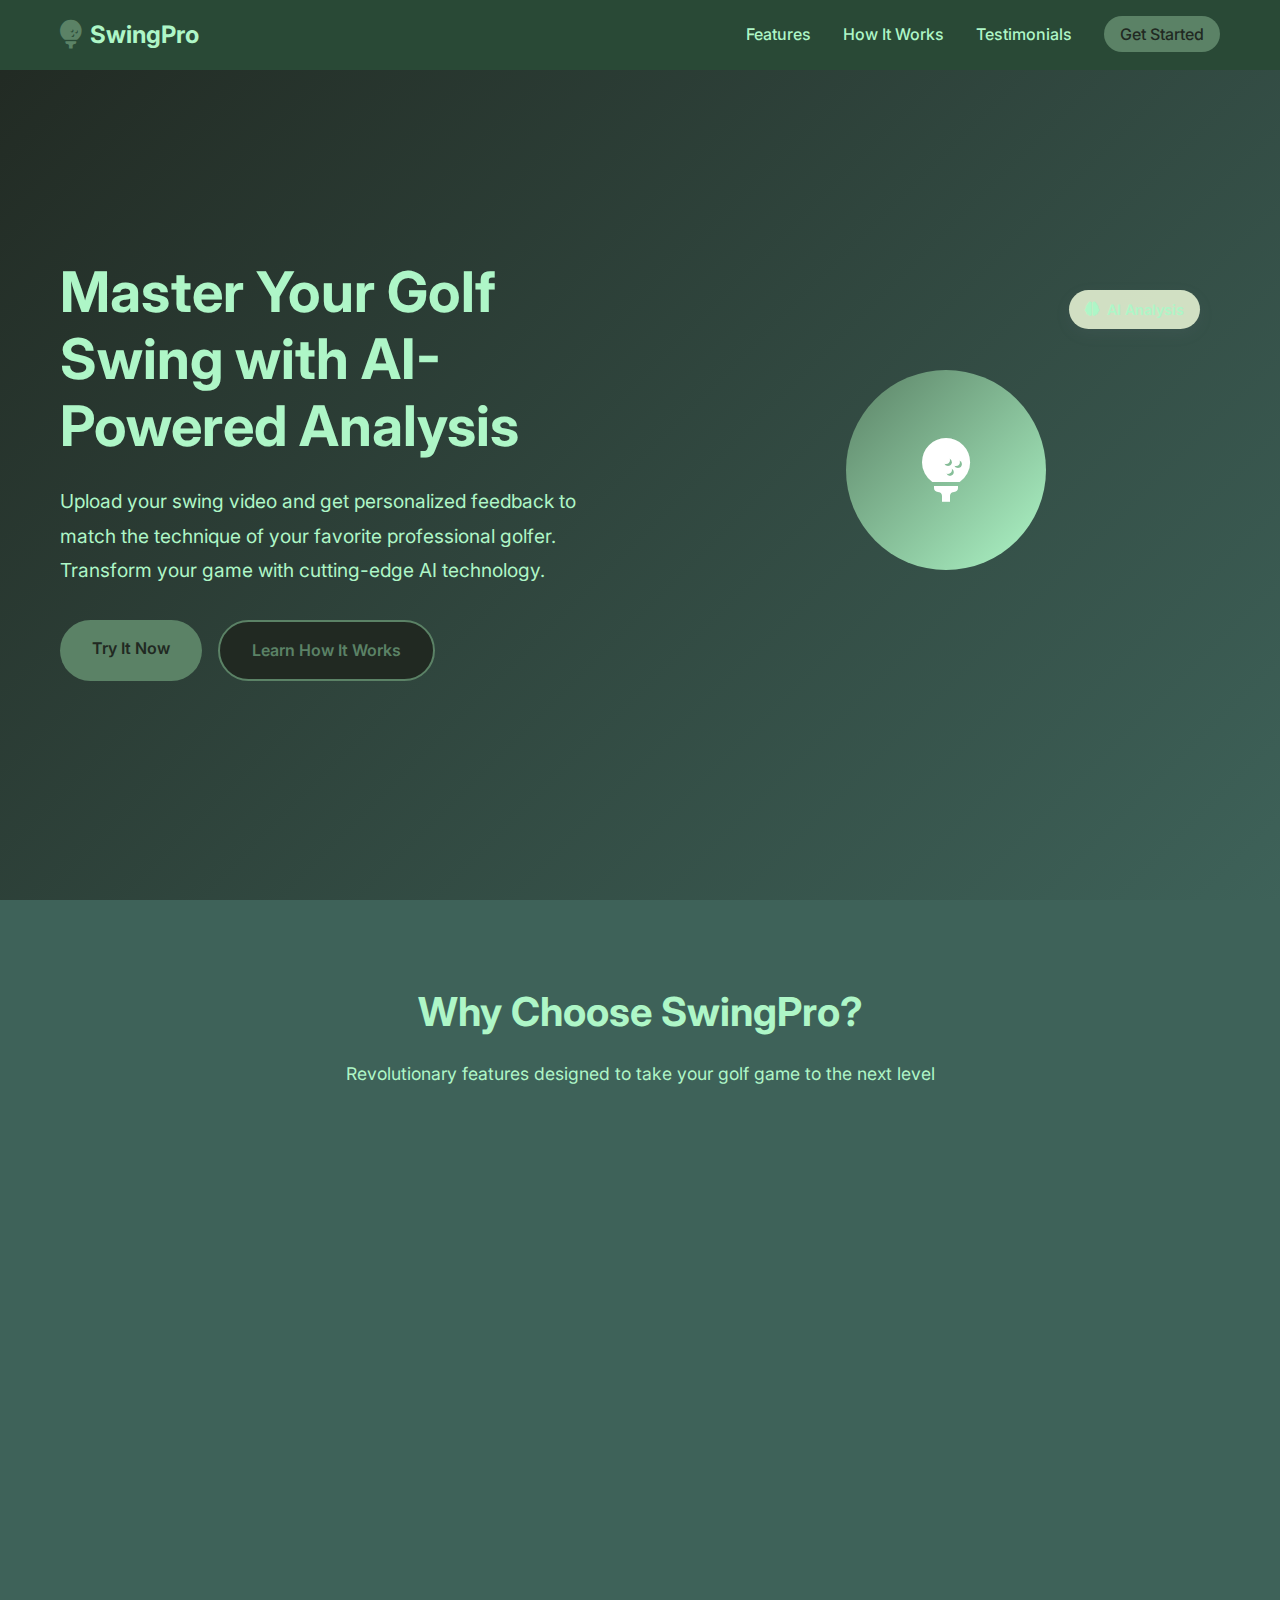
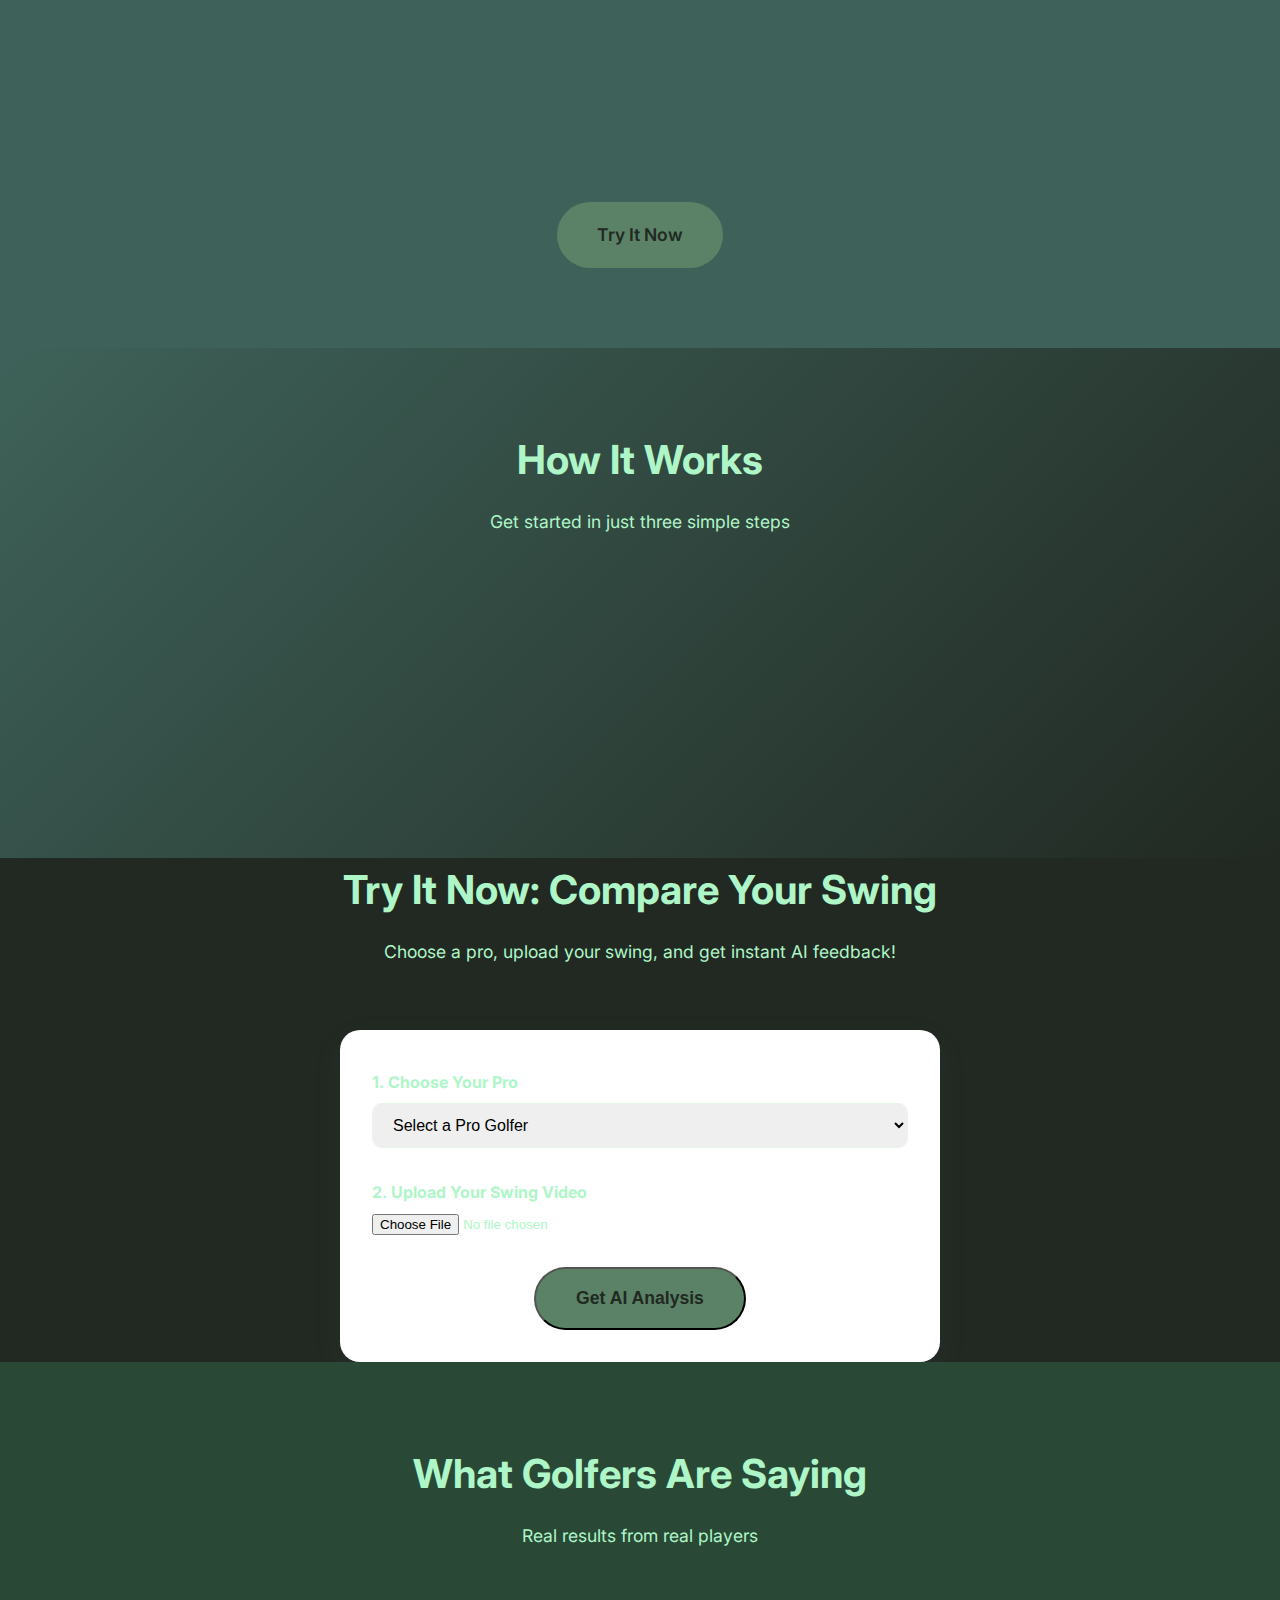
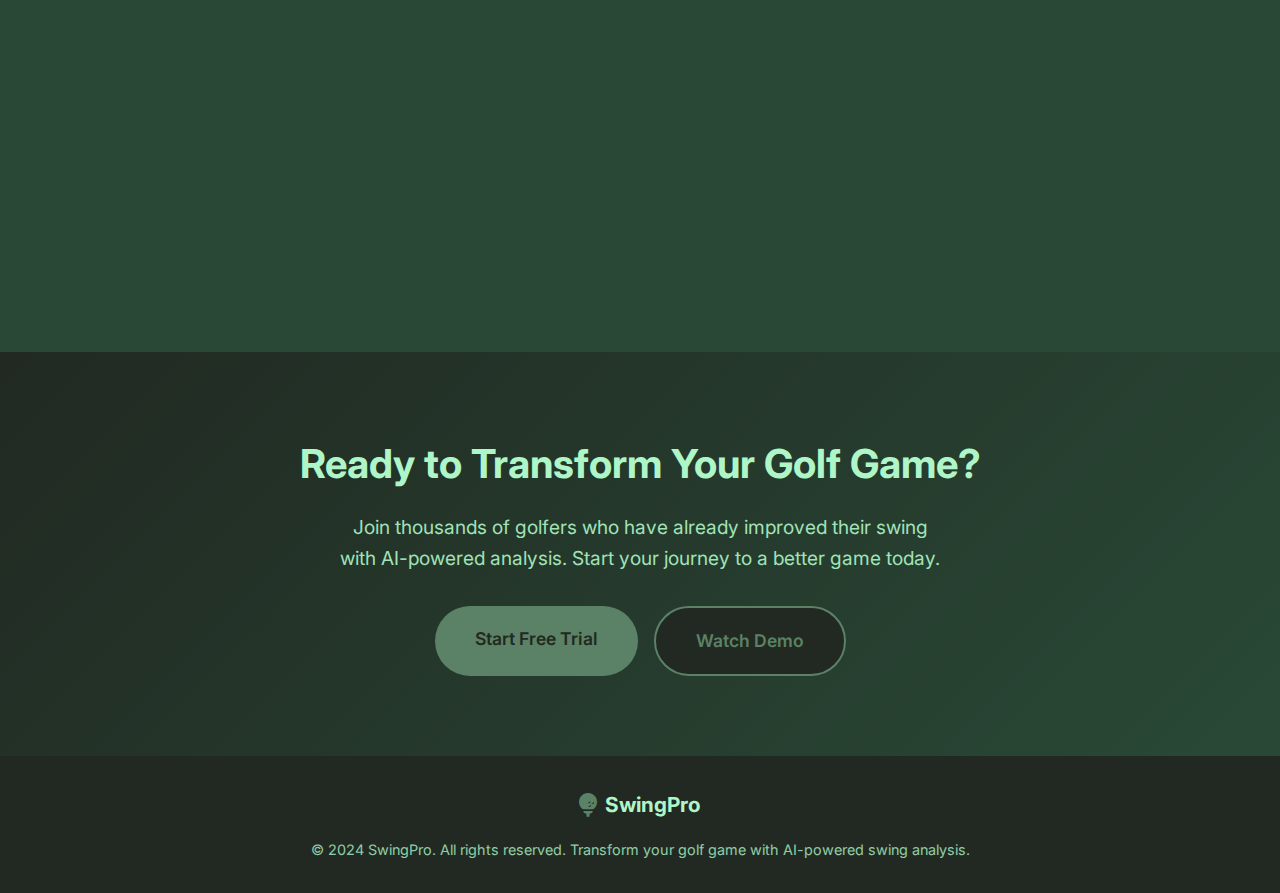
<file: index.html>
<!DOCTYPE html>
<html lang="en">
<head>
    <meta charset="UTF-8">
    <meta name="viewport" content="width=device-width, initial-scale=1.0">
    <title>SwingPro - Improve Your Golf Swing with AI</title>
    <link rel="stylesheet" href="styles.css">
    <link href="https://fonts.googleapis.com/css2?family=Inter:wght@300;400;500;600;700&display=swap" rel="stylesheet">
    <link rel="stylesheet" href="https://cdnjs.cloudflare.com/ajax/libs/font-awesome/6.0.0/css/all.min.css">
</head>
<body>
    <!-- Header -->
    <header class="header">
        <div class="container">
            <div class="header-content">
                <div class="logo">
                    <i class="fas fa-golf-ball"></i>
                    <span>SwingPro</span>
                </div>
                <nav class="nav">
                    <ul class="nav-list">
                        <li><a href="#features">Features</a></li>
                        <li><a href="#how-it-works">How It Works</a></li>
                        <li><a href="#testimonials">Testimonials</a></li>
                        <li><a href="#cta" class="btn-secondary">Get Started</a></li>
                    </ul>
                </nav>
                <div class="mobile-menu-toggle">
                    <i class="fas fa-bars"></i>
                </div>
            </div>
        </div>
    </header>

    <!-- Hero Section -->
    <section class="hero">
        <div class="container">
            <div class="hero-content">
                <div class="hero-text">
                    <h1>Master Your Golf Swing with AI-Powered Analysis</h1>
                    <p>Upload your swing video and get personalized feedback to match the technique of your favorite professional golfer. Transform your game with cutting-edge AI technology.</p>
                    <div class="hero-buttons">
                        <a href="#golf-analysis" class="btn-primary">Try It Now</a>
                        <a href="#cta" class="btn-primary" style="display:none;">Start Improving Today</a>
                        <a href="#how-it-works" class="btn-outline">Learn How It Works</a>
                    </div>
                </div>
                <div class="hero-image">
                    <div class="hero-visual">
                        <div class="golf-swing-animation">
                            <i class="fas fa-golf-ball"></i>
                        </div>
                        <div class="ai-analysis-indicator">
                            <i class="fas fa-brain"></i>
                            <span>AI Analysis</span>
                        </div>
                    </div>
                </div>
            </div>
        </div>
    </section>

    <!-- Features Section -->
    <section id="features" class="features">
        <div class="container">
            <div class="section-header">
                <h2>Why Choose SwingPro?</h2>
                <p>Revolutionary features designed to take your golf game to the next level</p>
            </div>
            <div class="features-grid">
                <div class="feature-card">
                    <div class="feature-icon">
                        <i class="fas fa-user-friends"></i>
                    </div>
                    <h3>Pro Comparison</h3>
                    <p>Compare your swing to professional golfers like Tiger Woods, Rory McIlroy, or any player you admire.</p>
                </div>
                <div class="feature-card">
                    <div class="feature-icon">
                        <i class="fas fa-video"></i>
                    </div>
                    <h3>Video Analysis</h3>
                    <p>Upload your swing video and get instant AI-powered analysis with detailed feedback and recommendations.</p>
                </div>
                <div class="feature-card">
                    <div class="feature-icon">
                        <i class="fas fa-chart-line"></i>
                    </div>
                    <h3>Progress Tracking</h3>
                    <p>Track your improvement over time with detailed analytics and performance metrics.</p>
                </div>
                <div class="feature-card">
                    <div class="feature-icon">
                        <i class="fas fa-mobile-alt"></i>
                    </div>
                    <h3>Mobile Friendly</h3>
                    <p>Access your swing analysis anywhere, anytime with our mobile-optimized platform.</p>
                </div>
                <div class="feature-card">
                    <div class="feature-icon">
                        <i class="fas fa-lightbulb"></i>
                    </div>
                    <h3>Smart Tips</h3>
                    <p>Receive personalized tips and drills based on your specific swing characteristics and goals.</p>
                </div>
                <div class="feature-card">
                    <div class="feature-icon">
                        <i class="fas fa-shield-alt"></i>
                    </div>
                    <h3>Secure & Private</h3>
                    <p>Your swing videos and data are protected with enterprise-grade security and privacy controls.</p>
                </div>
            </div>
            <div style="text-align:center;margin-top:2.5rem;">
                <a href="#golf-analysis" class="btn-primary btn-large">Try It Now</a>
            </div>
        </div>
    </section>

    <!-- How It Works Section -->
    <section id="how-it-works" class="how-it-works">
        <div class="container">
            <div class="section-header">
                <h2>How It Works</h2>
                <p>Get started in just three simple steps</p>
            </div>
            <div class="steps-container">
                <div class="step">
                    <div class="step-number">1</div>
                    <div class="step-content">
                        <h3>Choose Your Pro</h3>
                        <p>Select from our library of professional golfers whose swing you want to emulate. From power hitters to precision players, find your perfect match.</p>
                    </div>
                </div>
                <div class="step">
                    <div class="step-number">2</div>
                    <div class="step-content">
                        <h3>Upload Your Swing</h3>
                        <p>Record and upload a video of your golf swing. Our AI will analyze your technique and compare it to your chosen professional's form.</p>
                    </div>
                </div>
                <div class="step">
                    <div class="step-number">3</div>
                    <div class="step-content">
                        <h3>Get Personalized Feedback</h3>
                        <p>Receive detailed analysis with specific recommendations on how to adjust your swing to match your chosen pro's technique.</p>
                    </div>
                </div>
            </div>
        </div>
    </section>

    <!-- Interactive Golf Swing Analysis Section -->
    <section id="golf-analysis" class="golf-analysis">
        <div class="container">
            <div class="section-header">
                <h2>Try It Now: Compare Your Swing</h2>
                <p>Choose a pro, upload your swing, and get instant AI feedback!</p>
            </div>
            <div class="golf-analysis-card" style="max-width:600px;margin:0 auto;background:white;border-radius:20px;box-shadow:0 10px 30px rgba(115,130,144,0.08);padding:2.5rem 2rem 2rem 2rem;">
                <form id="analysisForm">
                    <div class="form-step" style="margin-bottom:2rem;">
                        <label for="proSelect"><strong>1. Choose Your Pro</strong></label>
                        <select id="proSelect" name="proSelect" required style="width:100%;margin-top:0.5rem;padding:0.75rem 1rem;border-radius:10px;border:1px solid var(--nyanza);font-size:1rem;">
                            <option value="">Select a Pro Golfer</option>
                            <option value="tiger">Tiger Woods</option>
                            <option value="rory">Rory McIlroy</option>
                            <option value="nelly">Nelly Korda</option>
                            <option value="scottie">Scottie Scheffler</option>
                            <option value="lydia">Lydia Ko</option>
                        </select>
                        <div id="proPreview" class="pro-preview" style="margin-top:1rem;"></div>
                    </div>
                    <div class="form-step" style="margin-bottom:2rem;">
                        <label for="swingVideo"><strong>2. Upload Your Swing Video</strong></label>
                        <input type="file" id="swingVideo" name="swingVideo" accept="video/*" required style="display:block;margin-top:0.5rem;" />
                        <video id="videoPreview" class="video-preview" controls style="display:none;max-width:100%;margin-top:1rem;border-radius:10px;"></video>
                    </div>
                    <div class="form-step" style="text-align:center;">
                        <button type="submit" class="btn-primary btn-large">Get AI Analysis</button>
                    </div>
                </form>
            </div>
        </div>
    </section>

    <!-- Testimonials Section -->
    <section id="testimonials" class="testimonials">
        <div class="container">
            <div class="section-header">
                <h2>What Golfers Are Saying</h2>
                <p>Real results from real players</p>
            </div>
            <div class="testimonials-grid">
                <div class="testimonial-card">
                    <div class="testimonial-content">
                        <p>"SwingPro helped me shave 5 strokes off my game in just 3 months. The AI analysis is incredibly accurate!"</p>
                    </div>
                    <div class="testimonial-author">
                        <div class="author-avatar">
                            <i class="fas fa-user"></i>
                        </div>
                        <div class="author-info">
                            <h4>Mike Johnson</h4>
                            <span>Handicap: 12 → 7</span>
                        </div>
                    </div>
                </div>
                <div class="testimonial-card">
                    <div class="testimonial-content">
                        <p>"Comparing my swing to Tiger's helped me understand what I was doing wrong. The tips are spot-on!"</p>
                    </div>
                    <div class="testimonial-author">
                        <div class="author-avatar">
                            <i class="fas fa-user"></i>
                        </div>
                        <div class="author-info">
                            <h4>Sarah Chen</h4>
                            <span>Handicap: 18 → 14</span>
                        </div>
                    </div>
                </div>
                <div class="testimonial-card">
                    <div class="testimonial-content">
                        <p>"The progress tracking feature keeps me motivated. I can see exactly how much I've improved over time."</p>
                    </div>
                    <div class="testimonial-author">
                        <div class="author-avatar">
                            <i class="fas fa-user"></i>
                        </div>
                        <div class="author-info">
                            <h4>David Rodriguez</h4>
                            <span>Handicap: 25 → 20</span>
                        </div>
                    </div>
                </div>
            </div>
        </div>
    </section>

    <!-- CTA Section -->
    <section id="cta" class="cta">
        <div class="container">
            <div class="cta-content">
                <h2>Ready to Transform Your Golf Game?</h2>
                <p>Join thousands of golfers who have already improved their swing with AI-powered analysis. Start your journey to a better game today.</p>
                <div class="cta-buttons">
                    <a href="#" class="btn-primary btn-large">Start Free Trial</a>
                    <a href="#" class="btn-outline btn-large">Watch Demo</a>
                </div>
            </div>
        </div>
    </section>

    <!-- Footer -->
    <footer class="footer">
        <div class="container">
            <div class="footer-content">
                <div class="footer-logo">
                    <i class="fas fa-golf-ball"></i>
                    <span>SwingPro</span>
                </div>
                <p class="copyright">&copy; 2024 SwingPro. All rights reserved. Transform your golf game with AI-powered swing analysis.</p>
            </div>
        </div>
    </footer>

    <script src="script.js"></script>
</body>
</html>
</file>
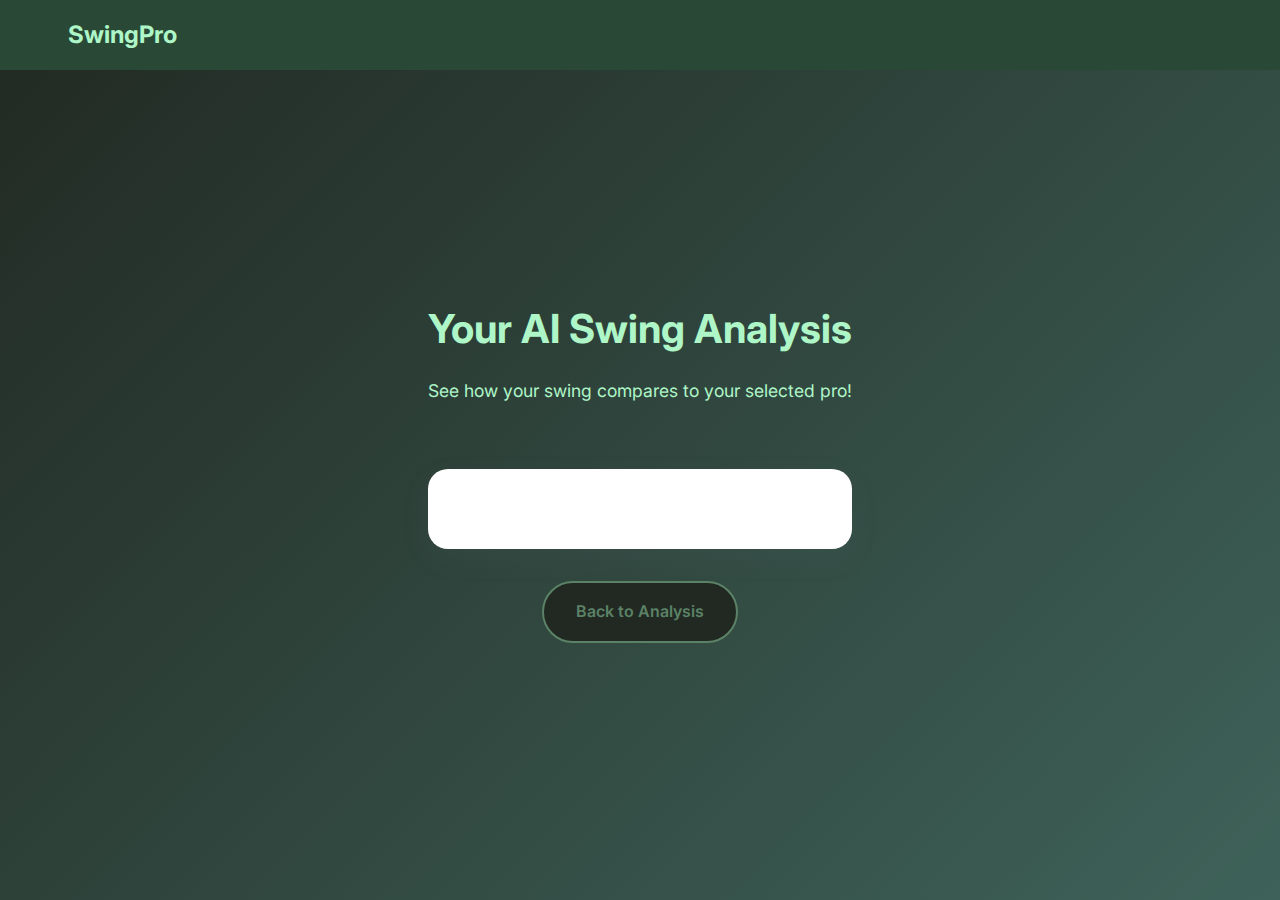
<file: results.html>
<!DOCTYPE html>
<html lang="en">
<head>
    <meta charset="UTF-8">
    <meta name="viewport" content="width=device-width, initial-scale=1.0">
    <title>AI Analysis Results - SwingPro</title>
    <link rel="stylesheet" href="styles.css">
    <link href="https://fonts.googleapis.com/css2?family=Inter:wght@300;400;500;600;700&display=swap" rel="stylesheet">
</head>
<body>
    <header class="header">
        <div class="container">
            <div class="header-content">
                <div class="logo">
                    <i class="fas fa-golf-ball"></i>
                    <span>SwingPro</span>
                </div>
            </div>
        </div>
    </header>
    <section class="hero" style="padding-top:120px;">
        <div class="container">
            <div class="section-header">
                <h2>Your AI Swing Analysis</h2>
                <p>See how your swing compares to your selected pro!</p>
            </div>
            <div id="resultsContent" class="results-content">
                <!-- Populated by script.js -->
            </div>
            <div style="text-align:center;margin-top:2rem;">
                <a href="index.html#golf-analysis" class="btn-outline">Back to Analysis</a>
            </div>
        </div>
    </section>
    <script src="script.js"></script>
</body>
</html>
</file>
<file: styles.css>
/* Color Palette */
:root {
    --black-olive: #212922;
    --brunswick-green: #294936;
    --feldgrau: #3E6259;
    --viridian: #5B8266;
    --celadon: #AEF6C7;
    --powder-blue: #B0E0E6;
    --nyanza: #E8F5E8;
    --slate-gray: #6B7280;
}

/* Reset and Base Styles */
* {
    margin: 0;
    padding: 0;
    box-sizing: border-box;
}

body {
    font-family: 'Inter', sans-serif;
    line-height: 1.6;
    color: var(--celadon);
    background: var(--black-olive);
    overflow-x: hidden;
}

.container {
    max-width: 1200px;
    margin: 0 auto;
    padding: 0 20px;
}

/* Header Styles */
.header {
    position: fixed;
    top: 0;
    left: 0;
    right: 0;
    background: var(--brunswick-green);
    backdrop-filter: blur(10px);
    z-index: 1000;
    padding: 1rem 0;
    transition: all 0.3s ease;
}

.header-content {
    display: flex;
    justify-content: space-between;
    align-items: center;
}

.logo {
    display: flex;
    align-items: center;
    gap: 0.5rem;
    font-size: 1.5rem;
    font-weight: 700;
    color: var(--celadon);
}

.logo i {
    font-size: 1.8rem;
    color: var(--viridian);
}

.nav-list {
    display: flex;
    list-style: none;
    gap: 2rem;
    align-items: center;
}

.nav-list a {
    text-decoration: none;
    color: var(--celadon);
    font-weight: 500;
    transition: color 0.3s ease;
}

.nav-list a:hover {
    color: var(--viridian);
}

.btn-secondary {
    background: var(--viridian);
    color: var(--black-olive) !important;
    padding: 0.5rem 1rem;
    border-radius: 25px;
    transition: all 0.3s ease;
}

.btn-secondary:hover {
    background: var(--feldgrau);
    color: var(--celadon) !important;
    transform: translateY(-2px);
}

.mobile-menu-toggle {
    display: none;
    font-size: 1.5rem;
    cursor: pointer;
}

/* Hero Section */
.hero {
    padding: 120px 0 80px;
    background: linear-gradient(135deg, var(--black-olive) 0%, var(--feldgrau) 100%);
    min-height: 100vh;
    display: flex;
    align-items: center;
}

.hero-content {
    display: grid;
    grid-template-columns: 1fr 1fr;
    gap: 4rem;
    align-items: center;
}

.hero-text h1 {
    font-size: 3.5rem;
    font-weight: 700;
    line-height: 1.2;
    margin-bottom: 1.5rem;
    color: var(--celadon);
}

.hero-text p {
    font-size: 1.2rem;
    color: var(--celadon);
    margin-bottom: 2rem;
    line-height: 1.8;
}

.hero-buttons {
    display: flex;
    gap: 1rem;
    flex-wrap: wrap;
}

.btn-primary {
    background: var(--viridian);
    color: var(--black-olive) !important;
    padding: 1rem 2rem;
    border-radius: 50px;
    text-decoration: none;
    font-weight: 600;
    transition: all 0.3s ease;
    display: inline-block;
}

.btn-primary:hover {
    background: var(--feldgrau);
    color: var(--celadon) !important;
    transform: translateY(-3px);
    box-shadow: 0 10px 25px rgba(108, 145, 233, 0.3);
}

.btn-outline {
    border: 2px solid var(--viridian);
    color: var(--viridian);
    padding: 1rem 2rem;
    border-radius: 50px;
    text-decoration: none;
    font-weight: 600;
    transition: all 0.3s ease;
    display: inline-block;
    background: var(--black-olive);
}

.btn-outline:hover {
    background: var(--viridian);
    color: var(--black-olive);
    transform: translateY(-3px);
}

.hero-visual {
    position: relative;
    display: flex;
    justify-content: center;
    align-items: center;
    height: 400px;
}

.golf-swing-animation {
    width: 200px;
    height: 200px;
    background: linear-gradient(135deg, var(--viridian), var(--celadon));
    border-radius: 50%;
    display: flex;
    align-items: center;
    justify-content: center;
    animation: swing 3s ease-in-out infinite;
    position: relative;
}

.golf-swing-animation i {
    font-size: 4rem;
    color: white;
    animation: bounce 2s ease-in-out infinite;
}

.ai-analysis-indicator {
    position: absolute;
    top: 20px;
    right: 20px;
    background: rgba(226, 240, 208, 0.9); /* nyanza */
    padding: 0.5rem 1rem;
    border-radius: 20px;
    display: flex;
    align-items: center;
    gap: 0.5rem;
    font-size: 0.9rem;
    font-weight: 600;
    color: var(--celadon);
    box-shadow: 0 5px 15px rgba(115, 130, 144, 0.1);
}

@keyframes swing {
    0%, 100% { transform: rotate(-5deg); }
    50% { transform: rotate(5deg); }
}

@keyframes bounce {
    0%, 100% { transform: translateY(0); }
    50% { transform: translateY(-10px); }
}

/* Section Headers */
.section-header {
    text-align: center;
    margin-bottom: 4rem;
}

.section-header h2 {
    font-size: 2.5rem;
    font-weight: 700;
    color: var(--celadon);
    margin-bottom: 1rem;
}

.section-header p {
    font-size: 1.1rem;
    color: var(--celadon);
    max-width: 600px;
    margin: 0 auto;
}

/* Features Section */
.features {
    padding: 80px 0;
    background: var(--feldgrau);
}

.features-grid {
    display: grid;
    grid-template-columns: repeat(auto-fit, minmax(350px, 1fr));
    gap: 2rem;
}

.feature-card {
    background: var(--brunswick-green);
    padding: 2rem;
    border-radius: 20px;
    box-shadow: 0 10px 30px rgba(33,41,34,0.08);
    transition: all 0.3s ease;
    border: 1px solid var(--feldgrau);
}

.feature-card:hover {
    transform: translateY(-10px);
    box-shadow: 0 20px 40px rgba(33,41,34,0.15);
}

.feature-icon {
    width: 60px;
    height: 60px;
    background: linear-gradient(135deg, var(--viridian), var(--celadon));
    border-radius: 15px;
    display: flex;
    align-items: center;
    justify-content: center;
    margin-bottom: 1.5rem;
}

.feature-icon i {
    font-size: 1.5rem;
    color: white;
}

.feature-card h3 {
    font-size: 1.3rem;
    font-weight: 600;
    color: var(--celadon);
    margin-bottom: 1rem;
}

.feature-card p {
    color: var(--celadon);
    line-height: 1.6;
}

/* How It Works Section */
.how-it-works {
    padding: 80px 0;
    background: linear-gradient(135deg, var(--feldgrau) 0%, var(--black-olive) 100%);
}

.steps-container {
    display: grid;
    grid-template-columns: repeat(auto-fit, minmax(300px, 1fr));
    gap: 3rem;
    margin-top: 3rem;
}

.step {
    display: flex;
    align-items: flex-start;
    gap: 1.5rem;
}

.step-number {
    width: 60px;
    height: 60px;
    background: linear-gradient(135deg, var(--black-olive), var(--brunswick-green));
    color: white;
    border-radius: 50%;
    display: flex;
    align-items: center;
    justify-content: center;
    font-size: 1.5rem;
    font-weight: 700;
    flex-shrink: 0;
}

.step-content h3 {
    font-size: 1.3rem;
    font-weight: 600;
    color: var(--celadon);
    margin-bottom: 1rem;
}

.step-content p {
    color: var(--celadon);
    line-height: 1.6;
}

/* Testimonials Section */
.testimonials {
    padding: 80px 0;
    background: var(--brunswick-green);
}

.testimonials-grid {
    display: grid;
    grid-template-columns: repeat(auto-fit, minmax(350px, 1fr));
    gap: 2rem;
}

.testimonial-card {
    background: var(--feldgrau);
    padding: 2rem;
    border-radius: 20px;
    box-shadow: 0 10px 30px rgba(33,41,34,0.08);
    border: 1px solid var(--viridian);
    transition: all 0.3s ease;
}

.testimonial-card:hover {
    transform: translateY(-5px);
    box-shadow: 0 15px 35px rgba(33,41,34,0.15);
}

.testimonial-content p {
    font-style: italic;
    color: var(--celadon);
    line-height: 1.6;
    margin-bottom: 1.5rem;
    font-size: 1.1rem;
}

.testimonial-author {
    display: flex;
    align-items: center;
    gap: 1rem;
}

.author-avatar {
    width: 50px;
    height: 50px;
    background: linear-gradient(135deg, var(--viridian), var(--celadon));
    border-radius: 50%;
    display: flex;
    align-items: center;
    justify-content: center;
}

.author-avatar i {
    color: white;
    font-size: 1.2rem;
}

.author-info h4 {
    font-weight: 600;
    color: var(--celadon);
    margin-bottom: 0.25rem;
}

.author-info span {
    color: var(--celadon);
    font-size: 0.9rem;
}

/* CTA Section */
.cta {
    padding: 80px 0;
    background: linear-gradient(135deg, var(--black-olive) 0%, var(--brunswick-green) 100%);
    color: var(--celadon);
    text-align: center;
}

.cta-content h2 {
    font-size: 2.5rem;
    font-weight: 700;
    margin-bottom: 1rem;
}

.cta-content p {
    font-size: 1.2rem;
    margin-bottom: 2rem;
    opacity: 0.9;
    max-width: 600px;
    margin-left: auto;
    margin-right: auto;
}

.cta-buttons {
    display: flex;
    gap: 1rem;
    justify-content: center;
    flex-wrap: wrap;
}

.btn-large {
    padding: 1.2rem 2.5rem;
    font-size: 1.1rem;
}

/* Footer */
.footer {
    background: var(--black-olive);
    color: var(--celadon);
    padding: 2rem 0;
    text-align: center;
}

.footer-content {
    display: flex;
    flex-direction: column;
    align-items: center;
    gap: 1rem;
}

.footer-logo {
    display: flex;
    align-items: center;
    gap: 0.5rem;
    font-size: 1.3rem;
    font-weight: 700;
}

.footer-logo i {
    font-size: 1.5rem;
    color: var(--viridian);
}

.copyright {
    opacity: 0.8;
    font-size: 0.9rem;
}

/* Responsive Design */
@media (max-width: 768px) {
    .nav {
        display: none;
    }
    
    .mobile-menu-toggle {
        display: block;
    }
    
    .hero-content {
        grid-template-columns: 1fr;
        text-align: center;
        gap: 2rem;
    }
    
    .hero-text h1 {
        font-size: 2.5rem;
    }
    
    .hero-buttons {
        justify-content: center;
    }
    
    .features-grid,
    .testimonials-grid {
        grid-template-columns: 1fr;
    }
    
    .steps-container {
        grid-template-columns: 1fr;
    }
    
    .step {
        flex-direction: column;
        text-align: center;
    }
    
    .cta-buttons {
        flex-direction: column;
        align-items: center;
    }
    
    .section-header h2 {
        font-size: 2rem;
    }
}

@media (max-width: 480px) {
    .hero-text h1 {
        font-size: 2rem;
    }
    
    .hero-text p {
        font-size: 1rem;
    }
    
    .btn-primary,
    .btn-outline {
        padding: 0.8rem 1.5rem;
        font-size: 0.9rem;
    }
    
    .feature-card,
    .testimonial-card {
        padding: 1.5rem;
    }
}

/* Smooth Scrolling */
html {
    scroll-behavior: smooth;
}

/* Loading Animation */
@keyframes fadeInUp {
    from {
        opacity: 0;
        transform: translateY(30px);
    }
    to {
        opacity: 1;
        transform: translateY(0);
    }
}

.feature-card,
.testimonial-card,
.step {
    animation: fadeInUp 0.6s ease-out;
}

/* Hover Effects */
.feature-card:hover .feature-icon {
    transform: scale(1.1);
    transition: transform 0.3s ease;
}

.testimonial-card:hover .author-avatar {
    transform: scale(1.1);
    transition: transform 0.3s ease;
}

.golf-analysis-card {
    background: var(--feldgrau);
    border-radius: 20px;
    box-shadow: 0 10px 30px rgba(33,41,34,0.18);
    padding: 2.5rem 2rem 2rem 2rem;
}

.ai-feedback {
    background: var(--brunswick-green);
    color: var(--celadon);
}

/* Analysis Results Styles */
.analysis-results {
    background: var(--black-olive);
    border-radius: 20px;
    padding: 2rem;
}

.results-content {
    background: white;
    border-radius: 20px;
    box-shadow: 0 10px 30px rgba(115,130,144,0.08);
    padding: 2.5rem;
    margin-bottom: 2rem;
}

.videos-comparison {
    display: flex;
    flex-wrap: wrap;
    gap: 2rem;
    justify-content: center;
    align-items: flex-start;
    margin-bottom: 2.5rem;
}

.results-actions {
    text-align: center;
    margin-top: 2rem;
}

.results-actions button {
    margin: 0 0.5rem;
}

/* Responsive adjustments for results */
@media (max-width: 768px) {
    .videos-comparison {
        flex-direction: column;
        align-items: center;
    }
    
    .results-actions button {
        margin: 0.5rem;
        width: 100%;
        max-width: 300px;
    }
}
</file>
